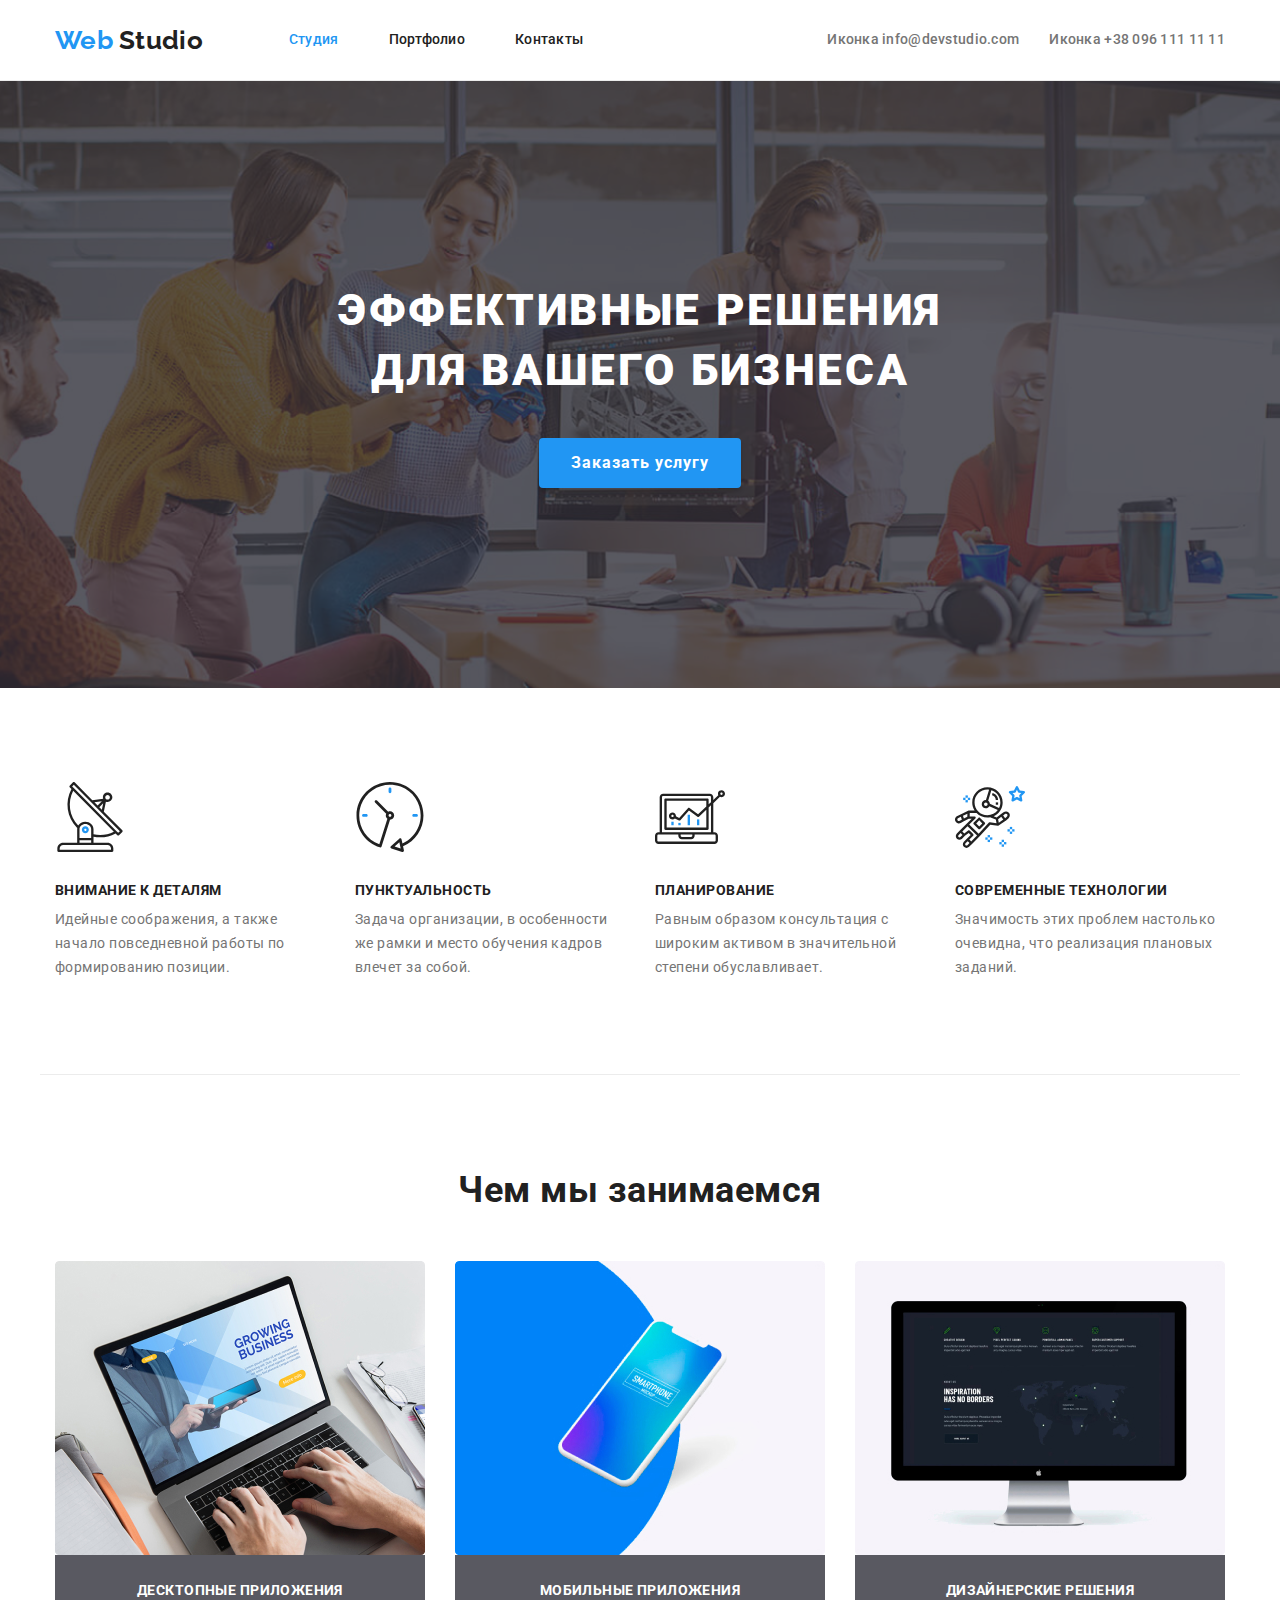
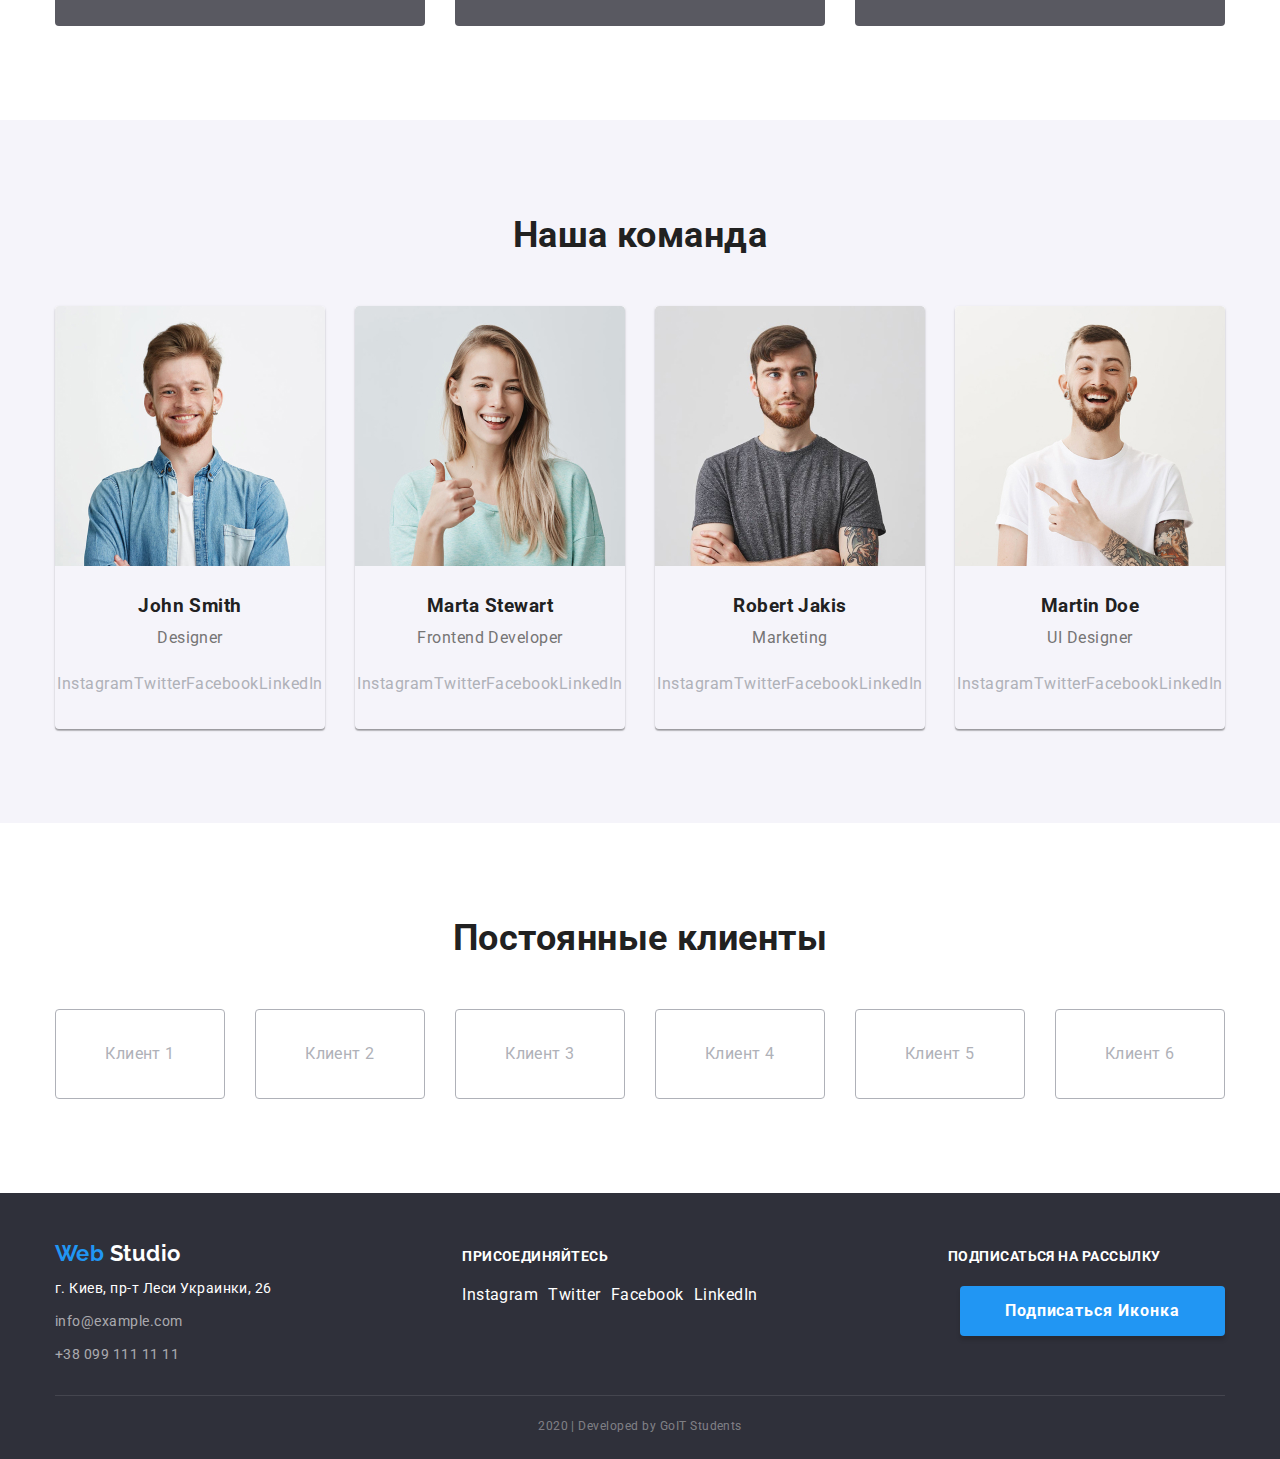
<file: index.html>
<!DOCTYPE html>
<html lang="ru">
  <head>
    <meta charset="UTF-8" />
    <meta name="viewport" content="width=device-width, initial-scale=1.0" />
    <title>Web Studio</title>
    <link
      href="https://fonts.googleapis.com/css2?family=Raleway:wght@700&family=Roboto:wght@400;500;700;900&display=swap"
      rel="stylesheet"
    />
    <link
      rel="stylesheet"
      href="https://cdnjs.cloudflare.com/ajax/libs/modern-normalize/0.6.0/modern-normalize.min.css"
    />
    <link rel="stylesheet" href="./css/common.css" />
    <link rel="stylesheet" href="./css/main.css" />
  </head>

  <body>
    <!-- Белый фон -->
    <!--Шапка сайта-->
    <header class="page-header">
      <div class="container page-header__container">
        <nav class="page-header__nav">
          <a href="./index.html" class="logo link"><span lang="en">Web<span lang="en"  class="page-logo"> Studio</span></a>
    
          <ul class="site-nav list">
            <li class="site-nav__item">
              <a href="./index.html" class="link site-nav__link site-nav__link--current">Студия</a>
            </li>
            <li class="site-nav__item">
              <a href="./portfolio.html" class="link site-nav__link">Портфолио</a>
            </li>
            <li class="site-nav__item">
              <a href="./contacts.html" class="link site-nav__link">Контакты</a>
            </li>
          </ul>
        </nav>
        <ul class="list contact-info__list">
          <li class="contact-info__item">
            <a href="mailto:info@devstudio.com" aria-label="Электронная почта" class="link page-header__contacts">
              <span class="site-nav__icon">Иконка</span>
              <!-- <img src="./images/envelope(hover).svg" alt="Электронная почта" /> -->
               info@devstudio.com</a>
          </li>
          <li class="item">
            <a href="tel:+380961111111" aria-label="Телефон" class="link page-header__contacts">
              <span class="site-nav__icon">Иконка</span>
              <!-- <img src="./images/smartphone.svg" alt="Телефон" /> -->
               +38 096 111 11 11</a>
          </li>
        </ul>
      </div>
    </header>

    <main class="page-content">
      <!--Герой-->
      <section class="hero">
        <div class="hero__container container">
          <h1 class="hero__title">эффективные решения для вашего бизнеса</h1>
          <a href="#" class="hero__button">Заказать услугу</a>
        </div>
        <img src="./images/hero.jpg" alt="Герой" class="hero__img" />
      </section>

      <!-- Светло-серый фон -->

      <!--Наши преимущества (features)-->
      <section>
        <div class="container features__container">
          <h2 class="visually-hidden">Наши преимущества</h2>
          <ul class="features__list list">
            <li class="features__item item">
              <img src="./images/antenna_1.svg" alt="Антенна" class="features__icon" />
              <h3 class="features__title">Внимание к деталям</h3>
              <p class="features__text">
                Идейные соображения, а также начало повседневной работы по
                формированию позиции.
              </p>
            </li>
            <li class="features__item item">
              <img src="./images/clock_1.svg" alt="Часы" class="features__icon" />
              <h3 class="features__title">Пунктуальность</h3>
              <p class="features__text">
                Задача организации, в особенности же рамки и место обучения
                кадров влечет за собой.
              </p>
            </li>
            <li class="features__item item">
              <img src="./images/diagram_1.svg" alt="Диаграмма" class="features__icon" />
              <h3 class="features__title">Планирование</h3>
              <p class="features__text">
                Равным образом консультация с широким активом в значительной
                степени обуславливает.
              </p>
            </li>
            <li class="features__item item">
              <img src="./images/astronaut_1.svg" alt="Астронавт" class="features__icon" />
              <h3 class="features__title">Современные технологии</h3>
              <p class="features__text">
                Значимость этих проблем настолько очевидна, что реализация
                плановых заданий.
              </p>
            </li>
          </ul>
        </div>
      </section>

      <!--Чем мы занимаемся-->
      <section>
        <div class="container">
          <h2 class="occupation__title">Чем мы занимаемся</h2>
          <ul class="occupation__list list">
            <li class="occupation__item item">
              <a href="#" class="occupation__link link">
                <img
                  src="./images/desktop_apps.jpg"
                  width="370"
                  height="294"
                  alt="Десктопные приложения"
                />
                <h3 class="occupation__link--title">Десктопные приложения</h3>
              </a>
            </li>
            <li class="occupation__item item">
              <a href="#" class="occupation__link link">
                <img
                  src="./images/mobile_apps.jpg"
                  width="370"
                  height="294"
                  alt="Мобильные приложения"
                />
                <h3 class="occupation__link--title">Мобильные приложения</h3>
              </a>
            </li>
            <li class="occupation__item item">
              <a href="#" class="occupation__link link">
                <img
                  src="./images/design_solutions.jpg"
                  width="370"
                  height="294"
                  alt="Дизайнерские решения"
                />
                <h3 class="occupation__link--title">Дизайнерские решения</h3>
              </a>
            </li>
          </ul>
        </div>
      </section>

      <!-- Серый фон -->

      <!--Наша команда-->
      <section class="section__team">
        <div class="container">
          <h2 class="team__title">Наша команда</h2>

          <ul class="team__card-set list">
            <li class="card-set__item item">
              <img
                src="./images/John_Smith.jpg"
                width="270"
                height="260"
                alt="Джон Смит"
              />
              <div class="card__content">
                <h3 lang="en" class="card__name">John Smith</h3>
                <p lang="en" class="card__text">Designer</p>

                <ul class="card__socials list">
                  <li class="team__social item">
                    <a
                      href="https://www.instagram.com/"
                      aria-label="Ссылка на Instagram"
                      class="team__social-link link"
                      >Instagram
                      <!-- <img src="./images/instagram.svg" alt="instagram" /> -->
                    </a>
                  </li>
                  <li class="team__social item">
                    <a
                      href="https://twitter.com/"
                      aria-label="Ссылка на Twitter"
                      class="team__social-link link"
                      >Twitter
                      <!-- <img src="./images/twitter.svg" alt="twitter" /> -->
                    </a>
                  </li>
                  <li class="team__social item">
                    <a
                      href="https://www.facebook.com"
                      aria-label="Ссылка на Facebook"
                      class="team__social-link link"
                      >Facebook
                      <!-- <img src="./images/facebook.svg" alt="facebook" /> -->
                    </a>
                  </li>
                  <li class="team__social item">
                    <a
                      href="https://www.linkedin.com/"
                      aria-label="Ссылка на LinkedIn"
                      class="team__social-link link"
                      >LinkedIn
                      <!-- <img src="./images/linkedin.svg" alt="linkedin" /> -->
                    </a>
                  </li>
                </ul>
              </div>
            </li>

            <li class="card-set__item item">
              <img
                src="./images/Marta_Stewart.jpg"
                width="270"
                height="260"
                alt="Марта Стюарт"
              />
              <div class="card__content">
                <h3 lang="en" class="card__name">Marta Stewart</h3>
                <p lang="en" class="card__text">Frontend Developer</p>
                <ul class="card__socials list">
                  <li class="team__social item">
                    <a
                      href="https://www.instagram.com/"
                      aria-label="Ссылка на Instagram"
                      class="team__social-link link"
                      >Instagram
                      <!-- <img src="./images/instagram.svg" alt="instagram" /> -->
                    </a>
                  </li>
                  <li class="team__social item">
                    <a
                      href="https://twitter.com/"
                      aria-label="Ссылка на Twitter"
                      class="team__social-link link"
                      >Twitter
                      <!-- <img src="./images/twitter.svg" alt="twitter" /> -->
                    </a>
                  </li>
                  <li class="team__social item">
                    <a
                      href="https://www.facebook.com"
                      aria-label="Ссылка на Facebook"
                      class="team__social-link link"
                      >Facebook
                      <!-- <img src="./images/facebook.svg" alt="facebook" /> -->
                    </a>
                  </li>
                  <li class="team__social item">
                    <a
                      href="https://www.linkedin.com/"
                      aria-label="Ссылка на LinkedIn"
                      class="team__social-link link"
                      >LinkedIn
                      <!-- <img src="./images/linkedin.svg" alt="linkedin" /> -->
                    </a>
                  </li>
                </ul>
              </div>
            </li>

            <li class="card-set__item item">
              <img
                src="./images/Robert_Jakis.jpg"
                width="270"
                height="260"
                alt="Роберт Джекис"
              />
              <div class="card__content">
                <h3 lang="en" class="card__name">Robert Jakis</h3>
                <p lang="en" class="card__text">Marketing</p>

                <ul class="card__socials list">
                  <li class="team__social item">
                    <a
                      href="https://www.instagram.com/"
                      aria-label="Ссылка на Instagram"
                      class="team__social-link link"
                      >Instagram
                      <!-- <img src="./images/instagram.svg" alt="instagram" /> -->
                    </a>
                  </li>
                  <li class="team__social item">
                    <a
                      href="https://twitter.com/"
                      aria-label="Ссылка на Twitter"
                      class="team__social-link link"
                      >Twitter
                      <!-- <img src="./images/twitter.svg" alt="twitter" /> -->
                    </a>
                  </li>
                  <li class="team__social item">
                    <a
                      href="https://www.facebook.com"
                      aria-label="Ссылка на Facebook"
                      class="team__social-link link"
                      >Facebook
                      <!-- <img src="./images/facebook.svg" alt="facebook" /> -->
                    </a>
                  </li>
                  <li class="team__social item">
                    <a
                      href="https://www.linkedin.com/"
                      aria-label="Ссылка на LinkedIn"
                      class="team__social-link link"
                      >LinkedIn
                      <!-- <img src="./images/linkedin.svg" alt="linkedin" /> -->
                    </a>
                  </li>
                </ul>
              </div>
            </li>

            <li class="card-set__item item">
              <img
                src="./images/Martin_Doe.jpg"
                width="270"
                height="260"
                alt="Мартин Дое"
              />
              <div class="card__content">
                <h3 lang="en" class="card__name">Martin Doe</h3>
                <p lang="en" class="card__text">UI Designer</p>
                <ul class="card__socials list">
                  <li class="team__social item">
                    <a
                      href="https://www.instagram.com/"
                      aria-label="Ссылка на Instagram"
                      class="team__social-link link"
                      >Instagram
                      <!-- <img src="./images/instagram.svg" alt="instagram" /> -->
                    </a>
                  </li>
                  <li class="team__social item">
                    <a
                      href="https://twitter.com/"
                      aria-label="Ссылка на Twitter"
                      class="team__social-link link"
                      >Twitter
                      <!-- <img src="./images/twitter.svg" alt="twitter" /> -->
                    </a>
                  </li>
                  <li class="team__social item">
                    <a
                      href="https://www.facebook.com"
                      aria-label="Ссылка на Facebook"
                      class="team__social-link link"
                      >Facebook
                      <!-- <img src="./images/facebook.svg" alt="facebook" /> -->
                    </a>
                  </li>
                  <li class="team__social item">
                    <a
                      href="https://www.linkedin.com/"
                      aria-label="Ссылка на LinkedIn"
                      class="team__social-link link"
                      >LinkedIn
                      <!-- <img src="./images/linkedin.svg" alt="linkedin" /> -->
                    </a>
                  </li>
                </ul>
              </div>
            </li>
          </ul>
        </div>
      </section>

      <!--Постоянные клиенты-->
      <section class="container">
        <h2 class="customers__title">Постоянные клиенты</h2>

        <ul class="customers__logo list">
          <li class="customers__item item">
            <a href="#" aria-label="Клиент 1" class="customers__link link"
              >Клиент 1
              <!-- <img src="./images/Client_1.svg" alt="Клиент 1" /> -->
            </a>
          </li>
          <li class="customers__item item">
            <a href="#" aria-label="Клиент 2" class="customers__link link"
              >Клиент 2
              <!-- <img src="./images/Client_2.svg" alt="Клиент 2" /> -->
            </a>
          </li>
          <li class="customers__item item">
            <a href="#" aria-label="Клиент 3" class="customers__link link"
              >Клиент 3
              <!-- <img src="./images/Client_3.svg" alt="Клиент 3" /> -->
            </a>
          </li>
          <li class="customers__item item">
            <a href="#" aria-label="Клиент 4" class="customers__link link"
              >Клиент 4
              <!-- <img src="./images/Client_4.svg" alt="Клиент 4" /> -->
            </a>
          </li>
          <li class="customers__item item">
            <a href="#" aria-label="Клиент 5" class="customers__link link"
              >Клиент 5
              <!-- <img src="./images/Client_5.svg" alt="Клиент 5" /> -->
            </a>
          </li>
          <li class="customers__item item">
            <a href="#" aria-label="Клиент 6" class="customers__link link"
              >Клиент 6
              <!-- <img src="./images/Client_6.svg" alt="Клиент 6" /> -->
            </a>
          </li>
        </ul>
      </section>
    </main>

    <!--Футер-->
    <footer class="page-footer">
      <div class="container page-footer__container">
        <div class="page-footer__address">
          <address class="address">
            <a href="./index.html" class="logo page-footer__logo link"
              ><span lang="en">Web</span
              ><span lang="en" class="page-logo--reverse"> Studio</span></a
            >
            <p class="address__text">г. Киев, пр-т Леси Украинки, 26</p>
            <a href="mailto:info@example.com" class="page-footer-contacts link"
              >info@example.com</a
            >
            <a href="tel:+380991111111" class="page-footer-contacts link"
              >+38 099 111 11 11</a
            >
          </address>
        </div>

        <div class="page-footer__appeal">
          <b class="appeal">присоединяйтесь</b>
          <ul class="socials__list list">
            <li class="socials__item item">
              <a
                href="https://www.instagram.com/"
                aria-label="Ссылка на Instagram"
                class="socials__link link"
                >Instagram
                <!-- <img src="./images/instagram_white.svg" alt="Instagram" /> -->
              </a>
            </li>
            <li class="socials__item item">
              <a
                href="https://twitter.com/"
                aria-label="Ссылка на Twitter"
                class="socials__link link"
                >Twitter
                <!-- <img src="./images/twitter_white.svg" alt="Twitter" /> -->
              </a>
            </li>
            <li class="socials__item item">
              <a
                href="https://www.facebook.com"
                aria-label="Ссылка на Facebook"
                class="socials__link link"
                >Facebook
                <!-- <img src="./images/facebook_white.svg" alt="Facebook" /> -->
              </a>
            </li>
            <li class="socials__item item">
              <a
                href="https://www.linkedin.com/"
                aria-label="Ссылка на LinkedIn"
                class="socials__link link"
                >LinkedIn
                <!-- <img src="./images/linkedin_white.svg" alt="LinkedIn" /> -->
              </a>
            </li>
          </ul>
        </div>

        <div class="page-footer__appeal">
          <b class="appeal">подписаться на рассылку</b>

          <a href="#" class="page-footer__button"
            >Подписаться <span class="button__icon">Иконка</span></a
          >
        </div>
        <p lang="en" class="copy container">
          2020 | Developed by GoIT Students
        </p>
      </div>
    </footer>
  </body>
</html>
</file>
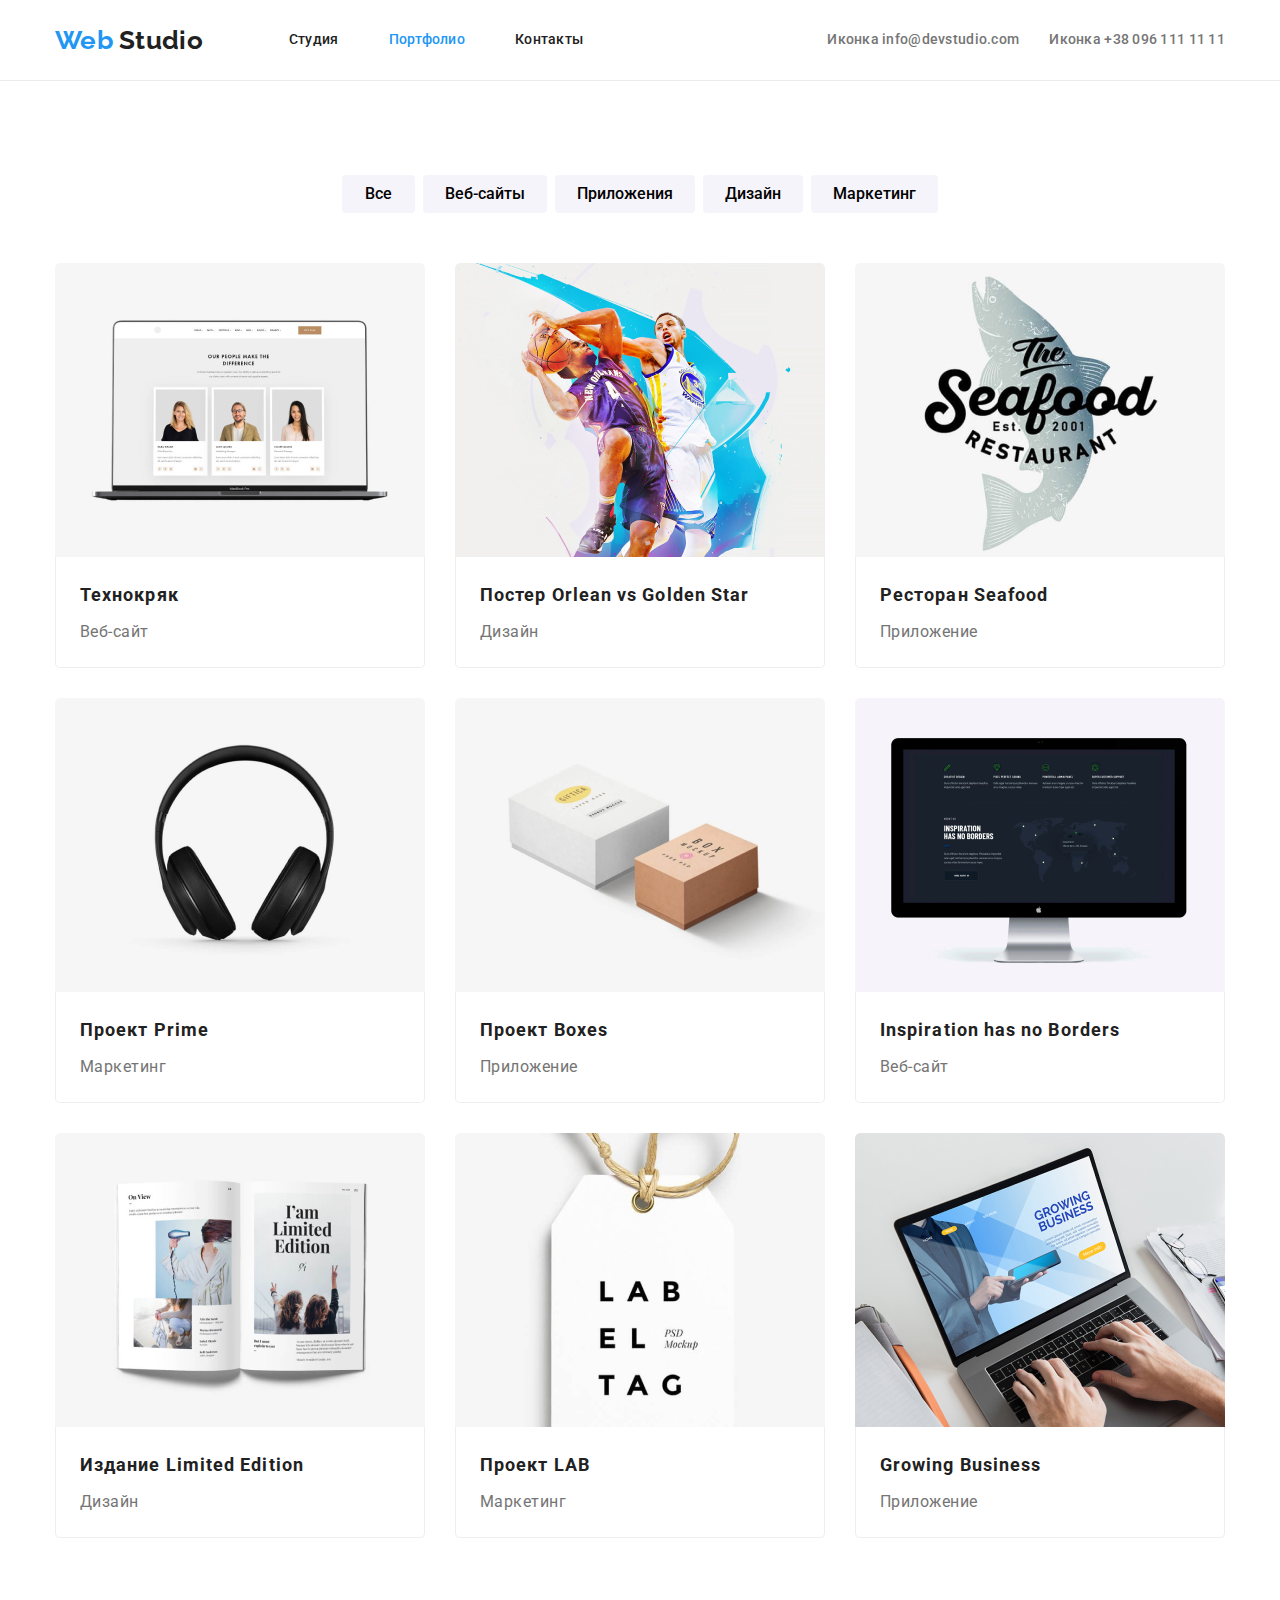
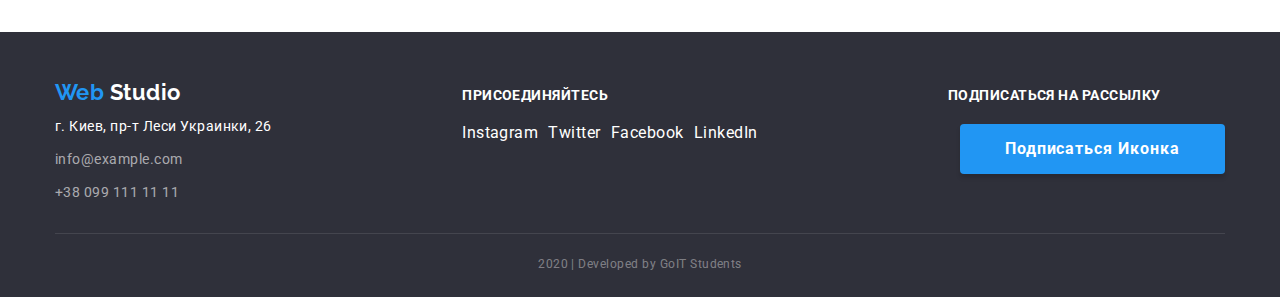
<file: portfolio.html>
<!DOCTYPE html>
<html lang="ru">
  <head>
    <meta charset="UTF-8" />
    <meta name="viewport" content="width=device-width, initial-scale=1.0" />
    <title>Portfolio</title>
    <link href="https://fonts.googleapis.com/css2?family=Raleway:wght@700&family=Roboto:wght@400;500;700;900&display=swap"
      rel="stylesheet" />
      <link rel="stylesheet" href="https://cdnjs.cloudflare.com/ajax/libs/modern-normalize/0.6.0/modern-normalize.min.css" />
    <link rel="stylesheet" href="./css/common.css" />
    <link rel="stylesheet" href="./css/portfolio.css" />
          </head>

  <body>
    
    <!--Шапка сайта-->
    <header class="page-header">
      <div class="container page-header__container">
        <nav class="page-header__nav">
          <a href="./index.html" class="logo link"><span lang="en">Web<span lang="en"  class="page-logo"> Studio</span></a>
    
          <ul class="site-nav list">
            <li class="site-nav__item">
              <a href="./index.html" class="link site-nav__link">Студия</a>
            </li>
            <li class="site-nav__item">
              <a href="./portfolio.html" class="link site-nav__link site-nav__link--current">Портфолио</a>
            </li>
            <li class="site-nav__item">
              <a href="./contacts.html" class="link site-nav__link">Контакты</a>
            </li>
          </ul>
        </nav>
        <ul class="list contact-info__list">
          <li class="contact-info__item">
            <a href="mailto:info@devstudio.com" aria-label="Электронная почта" class="link page-header__contacts">
              <span class="site-nav__icon">Иконка</span>
              <!-- <img src="./images/envelope(hover).svg" alt="Электронная почта" /> -->
               info@devstudio.com</a>
          </li>
          <li class="item">
            <a href="tel:+380961111111" aria-label="Телефон" class="link page-header__contacts">
              <span class="site-nav__icon">Иконка</span>
              <!-- <img src="./images/smartphone.svg" alt="Телефон" /> -->
               +38 096 111 11 11</a>
          </li>
        </ul>
      </div>
    </header>

    <!-- Белый фон -->
    <main class="page-content">
      <!-- Фильтр -->
      <section>
        <div class="container">
        <h1 class="visually-hidden">Группы проектов</h1>
        <ul class="filter__list list">
          <li class="filter__item item"><button type="button" class="filter__button">Все</button></li>
          <li class="filter__item item"><button type="button" class="filter__button">Веб-сайты</button></li>
          <li class="filter__item item"><button type="button" class="filter__button">Приложения</button></li>
          <li class="filter__item item"><button type="button" class="filter__button">Дизайн</button></li>
          <li class="filter__item item"><button type="button" class="filter__button">Маркетинг</button></li>
        </ul>
     

      <!-- Все проекты -->
        <ul class="project__list list">
          <li class="project__item item">
            <a href="#" class="project__link link">
            <img src="./images/project_1.jpg" width="370" height="294" alt="Проект 1">
            <div class="project__content">
              <p class="project__text">Технокряк это современная площадка распространения коронавируса. Компании используют эту платформу для цифрового
                шпионажа и атак на защищённые сервера конкурентов.</p>
              <h2 class="project__title">Технокряк</h2>
              <p class="project__filter">Веб-сайт</p>
            </div>
            </a>
          </li>
          <li class="project__item item">
            <a href="#" class="project__link link">
            <img src="./images/project_2.jpg" width="370" height="294" alt="Проект 2">
            
            <div class="project__content">
              <p class="project__text">Технокряк это современная площадка распространения коронавируса. Компании используют эту платформу для цифрового
              шпионажа и атак на защищённые сервера конкурентов.</p>
            <h2 class="project__title">Постер <span lang="en">Orlean vs Golden Star</span></h2>
            <p class="project__filter">Дизайн</p>
            </div>
          </a>
          </li>
          <li class="project__item item">
            <a href="#" class="project__link link">
            <img src="./images/project_3.jpg" width="370" height="294" alt="Проект 3">
            <div class="project__content">
            <p class="project__text">Технокряк это современная площадка распространения коронавируса. Компании используют эту платформу для цифрового
              шпионажа и атак на защищённые сервера конкурентов.</p>
            <h2 class="project__title">Ресторан <span lang="en">Seafood</span></h2>
            <p class="project__filter">Приложение</p>
            </div>
            </a>
          </li>
          <li class="project__item item">
            <a href="#" class="project__link link">
            <img src="./images/project_4.jpg" width="370" height="294" alt="Проект 4">
            <div class="project__content">
            <p class="project__text">Технокряк это современная площадка распространения коронавируса. Компании используют эту платформу для цифрового
            шпионажа и атак на защищённые сервера конкурентов.</p>
            <h2 class="project__title">Проект <span lang="en">Prime</span></h2>
            <p class="project__filter">Маркетинг</p>
            </div>
            </a>
          </li>
          <li class="project__item item">
            <a href="#" class="project__link link">
            <img src="./images/project_5.jpg" width="370" height="294" alt="Проект 5">
            <div class="project__content">
            <p class="project__text">Технокряк это современная площадка распространения коронавируса. Компании используют эту платформу для цифрового
            шпионажа и атак на защищённые сервера конкурентов.</p>
            <h2 class="project__title">Проект <span lang="en">Boxes</span></h2>
            <p class="project__filter">Приложение</p>
            </div>
            </a>
          </li>
          <li class="project__item item">
            <a href="#" class="project__link link">
            <img src="./images/project_6.jpg" width="370" height="294" alt="Проект 6">
            <div class="project__content">
            <p  class="project__text">Технокряк это современная площадка распространения коронавируса. Компании используют эту платформу для цифрового
            шпионажа и атак на защищённые сервера конкурентов.</p>
            <h2 class="project__title"><span lang="en">Inspiration has no Borders</span></h2>
            <p class="project__filter">Веб-сайт</p>
            </div>
            </a>
          </li>
          <li class="project__item item">
            <a href="#" class="project__link link">
            <img src="./images/project_7.jpg" width="370" height="294" alt="Проект 7">
            <div class="project__content">
            <p class="project__text">Технокряк это современная площадка распространения коронавируса. Компании используют эту платформу для цифрового
            шпионажа и атак на защищённые сервера конкурентов.</p>
            <h2 class="project__title">Издание <span lang="en">Limited Edition</span></h2>
            <p class="project__filter">Дизайн</p>
            </div>
            </a>
          </li>
          <li class="project__item item">
            <a href="#" class="project__link link">
            <img src="./images/project_8.jpg" width="370" height="294" alt="Проект 8">
            <div class="project__content">
            <p class="project__text">Технокряк это современная площадка распространения коронавируса. Компании используют эту платформу для цифрового
            шпионажа и атак на защищённые сервера конкурентов.</p>
            <h2 class="project__title">Проект <span lang="en">LAB</span></h2>
            <p class="project__filter">Маркетинг</p>
            </div>
            </a>
          </li>
          <li class="project__item item">
            <a href="#" class="project__link link">
            <img src="./images/project_9.jpg" width="370" height="294" alt="Проект 9">
            <div class="project__content">
            <p class="project__text">Технокряк это современная площадка распространения коронавируса. Компании используют эту платформу для цифрового
            шпионажа и атак на защищённые сервера конкурентов.</p>
            <h2 class="project__title"><span lang="en">Growing Business</span></h2>
            <p class="project__filter">Приложение</p>
            </div>
            </a>
          </li>
        </ul>
        </div>
      </section>
    </main>


    <!--Футер-->
    <footer class="page-footer">
      <div class="container page-footer__container">
        <div class="page-footer__address">
          <address class="address">
            <a href="./index.html" class="logo page-footer__logo link"><span lang="en">Web</span><span lang="en" class="page-logo--reverse"> Studio</span></a>
            <p class="address__text">г. Киев, пр-т Леси Украинки, 26</p>
            <a href="mailto:info@example.com" class="page-footer-contacts link">info@example.com</a>
            <a href="tel:+380991111111" class="page-footer-contacts link">+38 099 111 11 11</a>
          </address>
        </div>
    
        <div class="page-footer__appeal">
          <b class="appeal">присоединяйтесь</b>
          <ul class="socials__list list">
            <li class="socials__item item">
              <a href="https://www.instagram.com/" aria-label="Ссылка на Instagram" class="socials__link link">Instagram
                <!-- <img src="./images/instagram_white.svg" alt="Instagram" /> -->
              </a>
            </li>
            <li class="socials__item item">
              <a href="https://twitter.com/" aria-label="Ссылка на Twitter" class="socials__link link">Twitter
                <!-- <img src="./images/twitter_white.svg" alt="Twitter" /> -->
              </a>
            </li>
            <li class="socials__item item">
              <a href="https://www.facebook.com" aria-label="Ссылка на Facebook" class="socials__link link">Facebook
                <!-- <img src="./images/facebook_white.svg" alt="Facebook" /> -->
              </a>
            </li>
            <li class="socials__item item">
              <a href="https://www.linkedin.com/" aria-label="Ссылка на LinkedIn" class="socials__link link">LinkedIn
                <!-- <img src="./images/linkedin_white.svg" alt="LinkedIn" /> -->
              </a>
            </li>
          </ul>
        </div>
    
        <div class="page-footer__appeal">
          <b class="appeal">подписаться на рассылку</b>
    
          <a href="#" class="page-footer__button">Подписаться <span class="button__icon">Иконка</span></a>
        </div>
        <p lang="en" class="copy container">2020 | Developed by GoIT Students</p>
      </div>
    </footer>
  </body>
      
      </html>
    </main>
  </body>
</html>
</file>
<file: css/common.css>
:root {
  --logo-color: #2196f3;
  --title-text-color: #ffffff;
  --accent-color: #2196f3;

  --primary-text-color: #212121;
  --secondary-text-color: #757575;
  --tertiary-text-color: #ffffff;

  --primary-bg-color: #ffffff;
  --secondary-bg-color: #f5f4fa;
  --tertiary-bg-color: #2f303a;
}

html {
  box-sizing: border-box;
}
*,
*::before,
*::after {
  box-sizing: inherit;
}

body {
  margin: 0;

  background-color: var(--primary-bg-color);
  color: var(--primary-text-color);
  font-family: 'Roboto', sans-serif;
  font-style: normal;
  font-weight: normal;
  letter-spacing: 0.03em;
}

.link {
  color: var(--primary-text-color);
  text-decoration: none;
}

h1,
h2,
h3,
p {
  margin: 0;
}

.list {
  list-style: none;
  padding: 0;
  margin: 0;
  display: block;
}

img {
  display: block;
  max-width: 100%;
  height: auto;
}

.visually-hidden {
  position: absolute;
  width: 1px;
  height: 1px;
  margin: -1px;
  padding: 0;
  border: 0;
  clip: rect(0 0 0 0);
  overflow: hidden;
}

/* Header */
.page-header {
  background-color: var(--primary-bg-color);
  border-bottom: 1px solid #ececec;
}

.container {
  margin-left: auto;
  margin-right: auto;
  width: 1200px;
  padding-left: 15px;
  padding-right: 15px;
  padding-top: 94px;
  padding-bottom: 94px;
}

.page-header__container {
  display: flex;
  padding-top: 0px;
  padding-bottom: 0px;
}

.logo {
  display: block;

  color: var(--logo-color);

  font-family: 'Raleway', sans-serif;
  font-style: normal;
  font-weight: bold;
  font-size: 26px;
  line-height: 1.19;
}

.page-logo {
  color: var(--primary-text-color);
}

/* Navigation */
.page-header__nav {
  display: flex;
  align-items: center;

  color: var(--primary-text-color);

  font-weight: 500;
  font-size: 14px;
  line-height: 1.14;
  letter-spacing: 0.02em;
}

.site-nav {
  display: flex;
  margin-left: 86px;
}

.site-nav__item:not(:last-child) {
  margin-right: 50px;
}
.site-nav__link {
  display: block;
  padding-top: 32px;
  padding-bottom: 32px;
}

.site-nav__link:hover,
.site-nav__link:focus {
  color: var(--accent-color);
}

.site-nav__link--current {
  color: var(--accent-color);
}

/* Header contacts */

.contact-info__list {
  display: flex;
  align-items: center;
  margin-left: auto;

  font-weight: 500;
  font-size: 14px;
  line-height: 1.14;
  letter-spacing: 0.02em;
}

.contact-info__item:not(:last-child) {
  margin-right: 30px;
}

.page-header__contacts {
  display: block;
  color: var(--secondary-text-color);
}

.page-header__contacts:hover,
.page-header__contacts:focus {
  color: var(--accent-color);
}

/* Footer */
.page-footer {
  color: var(--tertiary-text-color);
  background-color: var(--tertiary-bg-color);
}

.page-footer__container {
  display: flex;
  align-items: baseline;
  flex-wrap: wrap;
  padding-top: 48px;
  padding-bottom: 0;
  justify-content: space-between;
}

.page-footer__logo {
  margin-bottom: 10px;

  font-size: 22px;
  line-height: 1.18;
}
.page-logo--reverse {
  color: var(--tertiary-text-color);
}

.page-footer__address {
  padding-bottom: 28px;
  /* margin-right: 69px; */
}

.address {
  display: flex;
  flex-direction: column;

  color: var(--tertiary-text-color);

  font-size: 14px;
  line-height: 1.71;

  font-style: normal;
}

.address__text {
  margin-bottom: 9px;
}

.page-footer-contacts {
  color: rgba(255, 255, 255, 0.6);
}
.page-footer-contacts:not(:last-child) {
  margin-bottom: 9px;
}

.appeal {
  font-weight: bold;
  font-size: 14px;
  line-height: 1.14;
  text-transform: uppercase;

  display: block;
  margin-bottom: 21px;
}

.socials__list {
  display: flex;
}

.socials__item:not(:last-child) {
  margin-right: 10px;
}

.socials__link {
  color: var(--tertiary-text-color);
}
.socials__link:hover,
.socials__link:focus {
  color: var(--accent-color);
}
.copy {
  display: block;
  padding-top: 18px;
  padding-bottom: 21px;
  border-top: 1px solid rgba(255, 255, 255, 0.1);

  text-align: center;
  font-size: 12px;
  line-height: 2;
  color: rgba(255, 255, 255, 0.4);
}

/* Button */

.page-footer__button {
  color: var(--tertiary-text-color);
  background-color: var(--accent-color);
  box-shadow: 0px 4px 4px rgba(0, 0, 0, 0.15);

  font-weight: bold;
  font-size: 16px;
  line-height: 1.87;
  letter-spacing: 0.06em;
  text-align: center;

  display: inline-block;
  margin-left: 12px;

  min-width: 200px;
  padding: 9px 44px;
  border: 1px solid transparent;
  border-radius: 4px;

  text-decoration: none;
  vertical-align: middle;
}

.page-footer__button:hover,
.page-footer__button:focus {
  color: var(--primary-text-color);
}
</file>
<file: css/main.css>
/* Hero */
.hero {
  position: relative;
}

.hero__img {
  position: absolute;
  left: 0;
  top: 0;
  z-index: -1;
  width: 100%;
  height: 100%;
  object-fit: cover;
}

.hero:after {
  content: '';
  position: absolute;
  left: 0;
  top: 0;
  z-index: -1;
  width: 100%;
  height: 100%;
  background: rgba(47, 48, 58, 0.8);
}

.hero__container {
  display: block;
  text-align: center;
  padding-top: 200px;
  padding-bottom: 200px;

  width: 646px;
}

.hero__title {
  display: block;
  margin-top: 0;
  margin-bottom: 37px;

  color: var(--title-text-color);

  font-weight: 900;
  font-size: 44px;
  line-height: 1.36;
  letter-spacing: 0.06em;
  text-transform: uppercase;
}

/* Button */

.hero__button {
  color: var(--tertiary-text-color);
  background-color: var(--accent-color);
  box-shadow: 0px 4px 4px rgba(0, 0, 0, 0.15);

  display: inline-block;

  font-weight: bold;
  font-size: 16px;
  line-height: 1.87;
  letter-spacing: 0.06em;
  text-align: center;

  min-width: 200px;
  padding: 9px 31px;
  border: 1px solid transparent;
  border-radius: 4px;

  text-decoration: none;
  vertical-align: middle;
}
.hero__button:hover,
.hero__button:focus {
  color: var(--primary-text-color);
}

/* Our features */

.features__container {
  border-bottom: 1px solid #ececec;
}

.features__item {
  width: calc((100% - 90px) / 4);
}

.features__title {
  font-weight: bold;
  font-size: 14px;
  line-height: 1.2;
  text-transform: uppercase;

  margin-bottom: 10px;
}

.features__list {
  display: flex;
}

.features__item:not(:last-child) {
  margin-right: 30px;
}

.features__icon {
  margin-bottom: 30px;
}

.features__text {
  display: block;
  color: var(--secondary-text-color);

  font-size: 14px;
  line-height: 1.71;
}

/* Our occupation */

.occupation__title {
  font-weight: bold;
  font-size: 36px;
  line-height: 1.17;
  text-align: center;

  margin-bottom: 50px;
}

.occupation__list {
  display: flex;
}

.occupation__item {
  width: calc((100% - 60px) / 3);
  border-radius: 4px;
  overflow: hidden;
}

.occupation__item:not(:last-child) {
  margin-right: 30px;
}

.occupation__link--title {
  padding-top: 27px;
  padding-bottom: 27px;

  color: var(--tertiary-text-color);
  background-color: rgba(47, 48, 58, 0.8); /*временно*/

  font-weight: bold;
  font-size: 14px;
  line-height: 1.2;
  text-align: center;
  letter-spacing: 0.03em;
  text-transform: uppercase;
}

/* Our team */
.section__team {
  background-color: var(--secondary-bg-color);
  text-align: center;
}

.team__title {
  color: var(--primary-text-color);

  font-weight: bold;
  font-size: 36px;
  line-height: 1.17;

  margin-bottom: 50px;
}
.team__card-set {
  display: flex;
}

.card-set__item {
  width: calc((100% - 90px) / 4);
  border-top-right-radius: 4px;
  border-top-left-radius: 4px;
  overflow: hidden;

  border-radius: 4px;
  box-shadow: 0px 2px 1px rgba(0, 0, 0, 0.2), 0px 1px 1px rgba(0, 0, 0, 0.14),
    0px 1px 3px rgba(0, 0, 0, 0.12);
}

.card-set__item:not(:last-child) {
  margin-right: 30px;
}

.card__content {
  border-bottom-right-radius: 4px;
  border-bottom-left-radius: 4px;

  background-color: var(--header-bg-color);

  padding-top: 30px;
  padding-bottom: 36px;
}

.card__name {
  margin-bottom: 10px;
}

.card__text {
  color: var(--secondary-text-color);

  font-style: normal;
  font-weight: normal;
  font-size: 16px;
  line-height: 1.19;

  margin-bottom: 28px;
}

.card__socials {
  display: flex;
  justify-content: center;
  align-items: center;
  padding-right: 43px;
  padding-left: 43px;
}

.team__social-link {
  color: #afb1b8; /* временно */
  display: block;
}
.team__social-link:hover,
.team__social-link:focus {
  color: var(--accent-color);
}

/* Our customers */

.customers__title {
  font-weight: bold;
  font-size: 36px;
  line-height: 1.17;
  text-align: center;

  margin-bottom: 50px;
}
.customers__logo {
  display: flex;
}

.customers__item {
  width: calc((100% - 150px) / 6);
  height: 90px;

  display: flex;
  justify-content: center;
  align-items: center;

  border: 1px solid #afb1b8;
  border-radius: 4px;
}

.customers__item:hover,
.customers__item:focus {
  border-color: var(--accent-color);
}

.customers__item:not(:last-child) {
  margin-right: 30px;
}

.customers__link {
  color: #afb1b8; /* временно */
}
.customers__link:hover,
.customers__link:focus {
  color: var(--accent-color);
}
</file>
<file: css/portfolio.css>
/* Фильтр */

.filter__button {
  background-color: var(--secondary-bg-color);

  display: inline-block;

  font-weight: 500;
  font-size: 16px;
  line-height: 1.62;
  text-align: center;

  min-width: 73px;
  padding: 5px 21px;
  border: 1px solid transparent;
  border-radius: 4px;

  text-decoration: none;
  vertical-align: middle;
}
.filter__button:hover,
.filter__button:focus {
  color: var(--tertiary-text-color);
  background-color: var(--accent-color);
  box-shadow: 0px 2px 2px rgba(0, 0, 0, 0.12), 0px 1px 2px rgba(0, 0, 0, 0.08),
    0px 3px 1px rgba(0, 0, 0, 0.1);
}

.filter__list {
  margin-bottom: 50px;
  display: flex;
  justify-content: center;
}
.filter__item:not(:last-child) {
  margin-right: 8px;
}

/* Все проекты */
.project__list {
  display: flex;
  flex-wrap: wrap;
}

.project__item {
  width: calc((100% - 60px) / 3);
  border-top-right-radius: 5px;
  border-top-left-radius: 5px;
  overflow: hidden;
}

.project__item:not(:nth-child(3n)) {
  margin-right: 30px;
}
.project__item:not(:nth-last-child(-n + 3)) {
  margin-bottom: 30px;
}

.project__link {
  display: block;
}

.project__content {
  border-bottom: 1px solid #eeeeee;
  border-right: 1px solid #eeeeee;
  border-left: 1px solid #eeeeee;

  border-bottom-right-radius: 5px;
  border-bottom-left-radius: 5px;
  padding: 20px 24px;

  background: var(--header-bg-color);
}

.project__title {
  margin-bottom: 4px;

  color: var(--primary-text-color);

  font-weight: bold;
  font-size: 18px;
  line-height: 2;
  letter-spacing: 0.06em;
}
.project__filter {
  color: var(--secondary-text-color);

  font-size: 16px;
  line-height: 1.87;
}
.project__text {
  color: var(--tertiary-text-color);
  background-color: var(--accent-color);

  font-size: 18px;
  line-height: 1.56;

  margin-bottom: 83px;

  display: none; /* временно */
}
</file>
